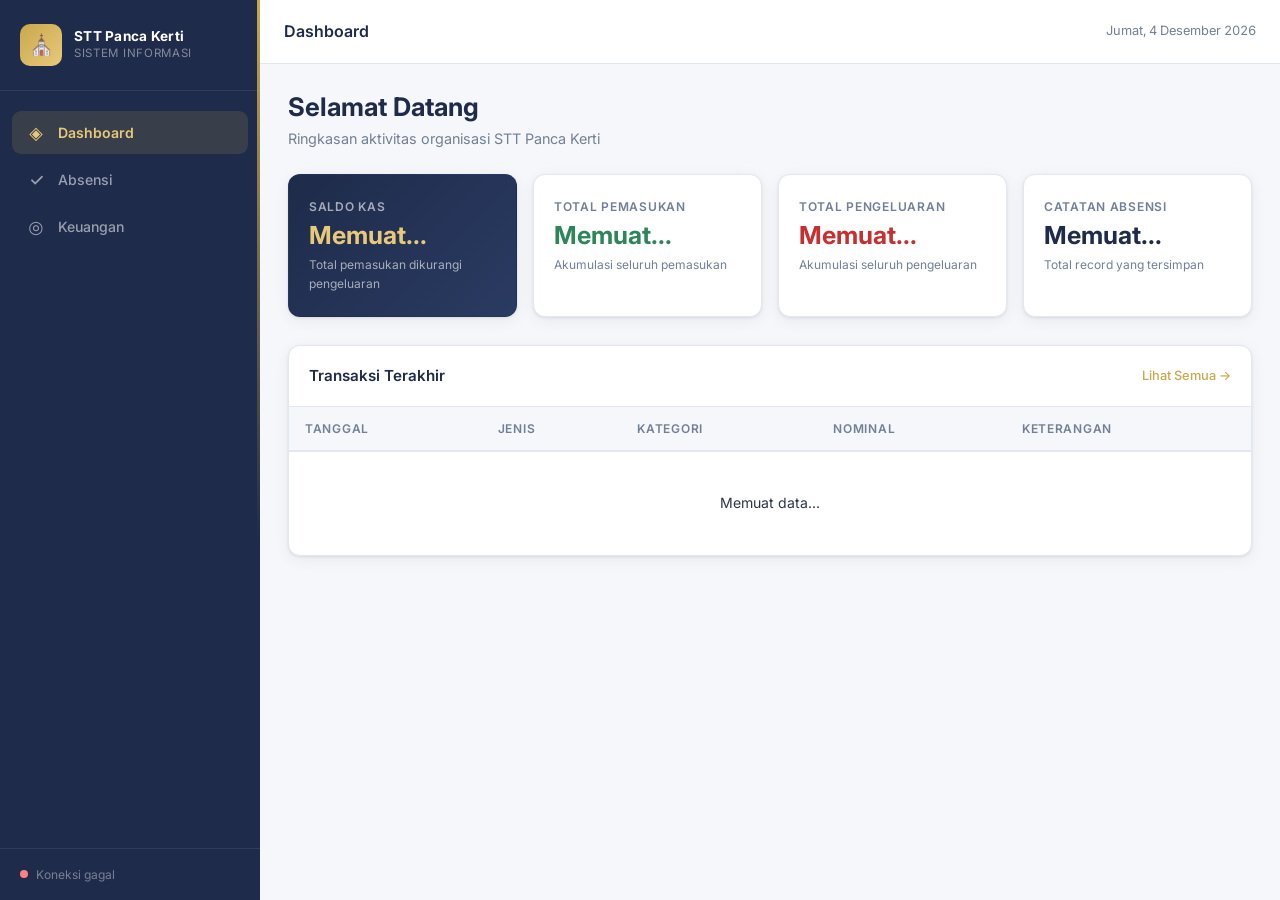
<file: frontend/index.html>
<!DOCTYPE html>
<html lang="id">
<head>
  <meta charset="UTF-8" />
  <meta name="viewport" content="width=device-width, initial-scale=1.0" />
  <title>STT Panca Kerti — Sistem Informasi</title>
  <link rel="preconnect" href="https://fonts.googleapis.com" />
  <link rel="preconnect" href="https://fonts.gstatic.com" crossorigin />
  <link href="https://fonts.googleapis.com/css2?family=Inter:wght@300;400;500;600;700&display=swap" rel="stylesheet" />
  <link rel="stylesheet" href="style.css" />
</head>
<body>

  <!-- ═══ SIDEBAR NAVIGASI ═══ -->
  <aside class="sidebar" id="sidebar">
    <div class="sidebar-header">
      <div class="logo-mark">
        <span class="logo-icon">⛪</span>
      </div>
      <div class="logo-text">
        <span class="logo-title">STT Panca Kerti</span>
        <span class="logo-sub">Sistem Informasi</span>
      </div>
    </div>

    <nav class="sidebar-nav">
      <button class="nav-item active" data-page="dashboard" onclick="navigateTo('dashboard')">
        <span class="nav-icon">◈</span>
        <span class="nav-label">Dashboard</span>
      </button>
      <button class="nav-item" data-page="absensi" onclick="navigateTo('absensi')">
        <span class="nav-icon">✓</span>
        <span class="nav-label">Absensi</span>
      </button>
      <button class="nav-item" data-page="keuangan" onclick="navigateTo('keuangan')">
        <span class="nav-icon">◎</span>
        <span class="nav-label">Keuangan</span>
      </button>
    </nav>

    <div class="sidebar-footer">
      <div class="connection-status" id="connectionStatus">
        <span class="status-dot"></span>
        <span class="status-text">Menghubungkan...</span>
      </div>
    </div>
  </aside>

  <!-- ═══ OVERLAY MOBILE ═══ -->
  <div class="sidebar-overlay" id="sidebarOverlay" onclick="closeSidebar()"></div>

  <!-- ═══ MAIN CONTENT ═══ -->
  <main class="main-content">

    <!-- Top Bar -->
    <header class="topbar">
      <button class="menu-toggle" id="menuToggle" onclick="toggleSidebar()">
        <span></span><span></span><span></span>
      </button>
      <div class="topbar-title" id="topbarTitle">Dashboard</div>
      <div class="topbar-date" id="topbarDate"></div>
    </header>

    <!-- ─── PAGE: DASHBOARD ─── -->
    <section class="page active" id="page-dashboard">
      <div class="page-header">
        <h1 class="page-title">Selamat Datang</h1>
        <p class="page-subtitle">Ringkasan aktivitas organisasi STT Panca Kerti</p>
      </div>

      <!-- Stat Cards -->
      <div class="stats-grid">
        <div class="stat-card gold">
          <div class="stat-label">Saldo Kas</div>
          <div class="stat-value" id="dashSaldo">Memuat...</div>
          <div class="stat-meta">Total pemasukan dikurangi pengeluaran</div>
        </div>
        <div class="stat-card">
          <div class="stat-label">Total Pemasukan</div>
          <div class="stat-value green" id="dashPemasukan">Memuat...</div>
          <div class="stat-meta">Akumulasi seluruh pemasukan</div>
        </div>
        <div class="stat-card">
          <div class="stat-label">Total Pengeluaran</div>
          <div class="stat-value red" id="dashPengeluaran">Memuat...</div>
          <div class="stat-meta">Akumulasi seluruh pengeluaran</div>
        </div>
        <div class="stat-card">
          <div class="stat-label">Catatan Absensi</div>
          <div class="stat-value" id="dashAbsensiCount">Memuat...</div>
          <div class="stat-meta">Total record yang tersimpan</div>
        </div>
      </div>

      <!-- Recent Activity -->
      <div class="card mt-6">
        <div class="card-header">
          <h2 class="card-title">Transaksi Terakhir</h2>
          <button class="btn-link" onclick="navigateTo('keuangan')">Lihat Semua →</button>
        </div>
        <div class="table-wrap">
          <table class="data-table" id="dashRecentTable">
            <thead>
              <tr>
                <th>Tanggal</th>
                <th>Jenis</th>
                <th>Kategori</th>
                <th>Nominal</th>
                <th>Keterangan</th>
              </tr>
            </thead>
            <tbody id="dashRecentBody">
              <tr><td colspan="5" class="empty-row">Memuat data...</td></tr>
            </tbody>
          </table>
        </div>
      </div>
    </section>

    <!-- ─── PAGE: ABSENSI ─── -->
    <section class="page" id="page-absensi">
      <div class="page-header">
        <h1 class="page-title">Modul Absensi</h1>
        <p class="page-subtitle">Catat dan pantau kehadiran anggota</p>
      </div>

      <div class="two-col">
        <!-- Form Absensi -->
        <div class="card">
          <div class="card-header">
            <h2 class="card-title">Tambah Absensi</h2>
          </div>
          <div class="form-body">
            <div class="form-group">
              <label class="form-label">Tanggal <span class="required">*</span></label>
              <input type="date" class="form-input" id="absT" />
            </div>
            <div class="form-group">
              <label class="form-label">Nama Anggota <span class="required">*</span></label>
              <input type="text" class="form-input" id="absNama" placeholder="Nama lengkap anggota" />
            </div>
            <div class="form-group">
              <label class="form-label">Status Kehadiran <span class="required">*</span></label>
              <select class="form-input" id="absStatus">
                <option value="">— Pilih Status —</option>
                <option value="Hadir">✅ Hadir</option>
                <option value="Izin">📋 Izin</option>
                <option value="Sakit">🏥 Sakit</option>
                <option value="Alfa">❌ Alfa</option>
              </select>
            </div>
            <div class="form-group">
              <label class="form-label">Keterangan</label>
              <textarea class="form-input" id="absKet" rows="3" placeholder="Keterangan tambahan (opsional)"></textarea>
            </div>
            <div id="absAlert" class="alert hidden"></div>
            <button class="btn-primary w-full" id="absSubmitBtn" onclick="submitAbsensi()">
              <span class="btn-text">Simpan Absensi</span>
              <span class="btn-loading hidden">Menyimpan...</span>
            </button>
          </div>
        </div>

        <!-- Filter & Stats Absensi -->
        <div class="card">
          <div class="card-header">
            <h2 class="card-title">Filter Data</h2>
          </div>
          <div class="form-body">
            <div class="form-group">
              <label class="form-label">Cari Nama</label>
              <input type="text" class="form-input" id="absFilterNama" placeholder="Ketik nama..." />
            </div>
            <div class="form-group">
              <label class="form-label">Filter Tanggal</label>
              <input type="date" class="form-input" id="absFilterTanggal" />
            </div>
            <button class="btn-secondary w-full" onclick="loadAbsensi()">Tampilkan Data</button>
            <button class="btn-ghost w-full mt-2" onclick="resetFilterAbsensi()">Reset Filter</button>
          </div>

          <!-- Mini rekap status -->
          <div class="status-rekap" id="absRekapStatus">
            <div class="rekap-item hadir"><span id="rekHadir">0</span><span>Hadir</span></div>
            <div class="rekap-item izin"><span id="rekIzin">0</span><span>Izin</span></div>
            <div class="rekap-item sakit"><span id="rekSakit">0</span><span>Sakit</span></div>
            <div class="rekap-item alfa"><span id="rekAlfa">0</span><span>Alfa</span></div>
          </div>
        </div>
      </div>

      <!-- Tabel Absensi -->
      <div class="card mt-4">
        <div class="card-header">
          <h2 class="card-title">Riwayat Absensi</h2>
          <span class="badge" id="absBadge">— data</span>
        </div>
        <div class="table-wrap">
          <table class="data-table">
            <thead>
              <tr>
                <th>Tanggal</th>
                <th>Nama</th>
                <th>Status</th>
                <th>Keterangan</th>
                <th>Aksi</th>
              </tr>
            </thead>
            <tbody id="absTableBody">
              <tr><td colspan="5" class="empty-row">Klik "Tampilkan Data" untuk memuat data</td></tr>
            </tbody>
          </table>
        </div>
      </div>
    </section>

    <!-- ─── PAGE: KEUANGAN ─── -->
    <section class="page" id="page-keuangan">
      <div class="page-header">
        <h1 class="page-title">Modul Keuangan</h1>
        <p class="page-subtitle">Pencatatan pemasukan dan pengeluaran kas</p>
      </div>

      <!-- Ringkasan Saldo -->
      <div class="saldo-banner" id="saldoBanner">
        <div class="saldo-item">
          <span class="saldo-label">Saldo Kas</span>
          <span class="saldo-value" id="keuSaldo">Memuat...</span>
        </div>
        <div class="saldo-divider"></div>
        <div class="saldo-item">
          <span class="saldo-label">Pemasukan</span>
          <span class="saldo-value green" id="keuPemasukan">—</span>
        </div>
        <div class="saldo-divider"></div>
        <div class="saldo-item">
          <span class="saldo-label">Pengeluaran</span>
          <span class="saldo-value red" id="keuPengeluaran">—</span>
        </div>
      </div>

      <div class="two-col">
        <!-- Form Keuangan -->
        <div class="card">
          <div class="card-header">
            <h2 class="card-title">Tambah Transaksi</h2>
          </div>
          <div class="form-body">
            <div class="form-group">
              <label class="form-label">Tanggal <span class="required">*</span></label>
              <input type="date" class="form-input" id="keuT" />
            </div>
            <!-- Toggle Jenis: visual pill -->
            <div class="form-group">
              <label class="form-label">Jenis Transaksi <span class="required">*</span></label>
              <div class="jenis-toggle">
                <button class="jenis-btn active" id="btnPemasukan" onclick="setJenis('Pemasukan')">
                  ↑ Pemasukan
                </button>
                <button class="jenis-btn" id="btnPengeluaran" onclick="setJenis('Pengeluaran')">
                  ↓ Pengeluaran
                </button>
              </div>
              <input type="hidden" id="keuJenis" value="Pemasukan" />
            </div>
            <div class="form-group">
              <label class="form-label">Kategori <span class="required">*</span></label>
              <select class="form-input" id="keuKategori">
                <option value="">— Pilih Kategori —</option>
                <optgroup label="Pemasukan" id="optPemasukan">
                  <option value="Iuran Anggota">Iuran Anggota</option>
                  <option value="Donasi">Donasi</option>
                  <option value="Persembahan">Persembahan</option>
                  <option value="Penjualan">Penjualan</option>
                  <option value="Lainnya">Lainnya</option>
                </optgroup>
                <optgroup label="Pengeluaran" id="optPengeluaran">
                  <option value="Konsumsi">Konsumsi</option>
                  <option value="Perlengkapan">Perlengkapan</option>
                  <option value="Transportasi">Transportasi</option>
                  <option value="Administrasi">Administrasi</option>
                  <option value="Sosial">Sosial</option>
                  <option value="Lainnya">Lainnya</option>
                </optgroup>
              </select>
            </div>
            <div class="form-group">
              <label class="form-label">Nominal (Rp) <span class="required">*</span></label>
              <div class="input-prefix-wrap">
                <span class="input-prefix">Rp</span>
                <input type="number" class="form-input with-prefix" id="keuNominal"
                  placeholder="0" min="1" step="1000" />
              </div>
            </div>
            <div class="form-group">
              <label class="form-label">Keterangan</label>
              <textarea class="form-input" id="keuKet" rows="3"
                placeholder="Keterangan transaksi (opsional)"></textarea>
            </div>
            <div id="keuAlert" class="alert hidden"></div>
            <button class="btn-primary w-full" id="keuSubmitBtn" onclick="submitKeuangan()">
              <span class="btn-text">Simpan Transaksi</span>
              <span class="btn-loading hidden">Menyimpan...</span>
            </button>
          </div>
        </div>

        <!-- Filter Keuangan -->
        <div class="card">
          <div class="card-header">
            <h2 class="card-title">Filter Data</h2>
          </div>
          <div class="form-body">
            <div class="form-group">
              <label class="form-label">Filter Jenis</label>
              <select class="form-input" id="keuFilterJenis">
                <option value="">Semua Transaksi</option>
                <option value="Pemasukan">Pemasukan</option>
                <option value="Pengeluaran">Pengeluaran</option>
              </select>
            </div>
            <div class="form-group">
              <label class="form-label">Filter Kategori</label>
              <input type="text" class="form-input" id="keuFilterKat" placeholder="Ketik kategori..." />
            </div>
            <button class="btn-secondary w-full" onclick="loadKeuangan()">Tampilkan Data</button>
            <button class="btn-ghost w-full mt-2" onclick="resetFilterKeuangan()">Reset Filter</button>
          </div>
        </div>
      </div>

      <!-- Tabel Keuangan -->
      <div class="card mt-4">
        <div class="card-header">
          <h2 class="card-title">Riwayat Transaksi</h2>
          <span class="badge" id="keuBadge">— data</span>
        </div>
        <div class="table-wrap">
          <table class="data-table">
            <thead>
              <tr>
                <th>Tanggal</th>
                <th>Jenis</th>
                <th>Kategori</th>
                <th>Nominal</th>
                <th>Keterangan</th>
                <th>Aksi</th>
              </tr>
            </thead>
            <tbody id="keuTableBody">
              <tr><td colspan="6" class="empty-row">Klik "Tampilkan Data" untuk memuat data</td></tr>
            </tbody>
          </table>
        </div>
      </div>
    </section>

  </main>

  <!-- Modal Konfirmasi Hapus -->
  <div class="modal-backdrop hidden" id="modalBackdrop">
    <div class="modal">
      <div class="modal-icon">⚠️</div>
      <h3 class="modal-title">Hapus Data?</h3>
      <p class="modal-body" id="modalBody">Data ini akan dihapus permanen dari spreadsheet.</p>
      <div class="modal-actions">
        <button class="btn-ghost" onclick="closeModal()">Batal</button>
        <button class="btn-danger" id="modalConfirmBtn">Ya, Hapus</button>
      </div>
    </div>
  </div>

  <script src="script.js"></script>
</body>
</html>
</file>
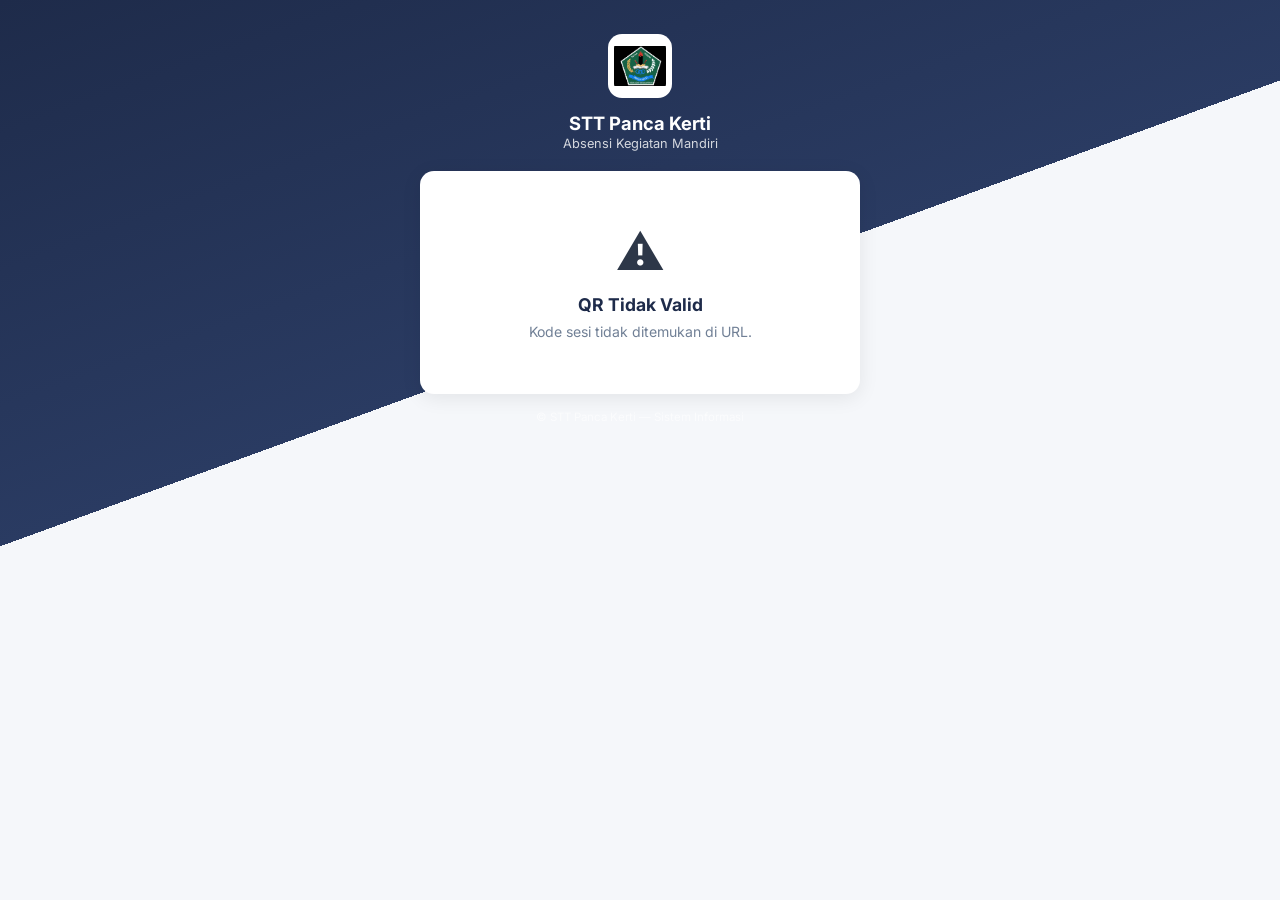
<file: absen.html>
<!DOCTYPE html>
<html lang="id">
<head>
  <meta charset="UTF-8" />
  <meta name="viewport" content="width=device-width, initial-scale=1.0" />
  <title>Absensi — STT Panca Kerti</title>
  <link rel="preconnect" href="https://fonts.googleapis.com" />
  <link rel="preconnect" href="https://fonts.gstatic.com" crossorigin />
  <link href="https://fonts.googleapis.com/css2?family=Inter:wght@300;400;500;600;700&display=swap" rel="stylesheet" />
  <link rel="icon" type="image/png" href="logo.png" />
  <style>
    :root {
      --navy: #1E2B4A;
      --gold: #C9A84C;
      --bg: #F5F7FA;
      --surface: #FFFFFF;
      --text: #2D3748;
      --muted: #718096;
      --border: #E2E8F0;
      --green: #2F855A;
      --green-bg: #F0FFF4;
      --red: #C53030;
      --red-bg: #FFF5F5;
      --radius: 14px;
      --shadow: 0 4px 20px rgba(0,0,0,.08);
    }
    * { box-sizing: border-box; margin: 0; padding: 0; }
    html { font-size: 16px; }
    body {
      font-family: 'Inter', sans-serif;
      background: linear-gradient(160deg, var(--navy) 0%, #2A3B62 40%, var(--bg) 40%);
      min-height: 100vh;
      display: flex;
      align-items: flex-start;
      justify-content: center;
      padding: 24px 16px;
      color: var(--text);
    }
    .wrap { width: 100%; max-width: 440px; }

    .header {
      text-align: center;
      color: #fff;
      margin-bottom: 20px;
      padding-top: 10px;
    }
    .header img {
      width: 64px; height: 64px;
      object-fit: contain;
      background: #fff;
      border-radius: 14px;
      padding: 6px;
      margin-bottom: 10px;
    }
    .header h1 { font-size: 1.15rem; font-weight: 700; }
    .header p { font-size: .8rem; opacity: .8; margin-top: 2px; }

    .card {
      background: var(--surface);
      border-radius: var(--radius);
      box-shadow: var(--shadow);
      padding: 22px;
      margin-bottom: 16px;
    }

    .sesi-info {
      background: var(--bg);
      border: 1.5px solid var(--border);
      border-radius: 10px;
      padding: 14px 16px;
      margin-bottom: 18px;
    }
    .sesi-info .label { font-size: .72rem; color: var(--muted); text-transform: uppercase; letter-spacing: .03em; }
    .sesi-info .value { font-size: 1rem; font-weight: 700; color: var(--navy); margin-top: 2px; }
    .sesi-row { display: flex; justify-content: space-between; gap: 10px; margin-top: 10px; }
    .sesi-row > div { flex: 1; }

    .form-group { margin-bottom: 16px; }
    .form-label {
      display: block; font-size: .82rem; font-weight: 600;
      color: var(--text); margin-bottom: 6px;
    }
    .form-input {
      width: 100%; padding: 12px 14px;
      border: 1.5px solid var(--border); border-radius: 9px;
      font-family: inherit; font-size: .92rem; color: var(--text);
      background: var(--bg);
    }
    .form-input:focus { outline: none; border-color: var(--gold); background: #fff; }

    .status-options { display: grid; grid-template-columns: repeat(2,1fr); gap: 8px; }
    .status-option {
      border: 1.5px solid var(--border); border-radius: 9px;
      padding: 12px 8px; text-align: center; cursor: pointer;
      font-size: .85rem; font-weight: 600; color: var(--muted);
      transition: all .15s ease; background: var(--bg);
    }
    .status-option.selected {
      border-color: var(--navy); background: var(--navy); color: #fff;
    }

    .btn-primary {
      width: 100%; padding: 15px;
      background: var(--navy); color: #fff;
      border: none; border-radius: 10px;
      font-family: inherit; font-size: .95rem; font-weight: 700;
      cursor: pointer; transition: opacity .15s ease;
    }
    .btn-primary:active { opacity: .85; }
    .btn-primary:disabled { opacity: .5; cursor: not-allowed; }

    .alert {
      padding: 12px 14px; border-radius: 9px;
      font-size: .85rem; margin-bottom: 14px;
    }
    .alert.error   { background: var(--red-bg); color: var(--red); border: 1px solid #FEB2B2; }
    .alert.success { background: var(--green-bg); color: var(--green); border: 1px solid #9AE6B4; }
    .hidden { display: none !important; }

    .state-box { text-align: center; padding: 30px 10px; }
    .state-icon { font-size: 3rem; margin-bottom: 12px; }
    .state-title { font-size: 1.1rem; font-weight: 700; color: var(--navy); margin-bottom: 6px; }
    .state-desc { font-size: .88rem; color: var(--muted); line-height: 1.5; }

    .footer-note { text-align:center; font-size:.72rem; color:rgba(255,255,255,.6); margin-top: 10px; }

    datalist { display: none; }
  </style>
</head>
<body>

  <div class="wrap">
    <div class="header">
      <img src="logo.png" alt="Logo" />
      <h1>STT Panca Kerti</h1>
      <p>Absensi Kegiatan Mandiri</p>
    </div>

    <!-- Loading State -->
    <div class="card" id="loadingState">
      <div class="state-box">
        <div class="state-icon">⏳</div>
        <div class="state-title">Memuat sesi...</div>
        <div class="state-desc">Mohon tunggu sebentar.</div>
      </div>
    </div>

    <!-- Error State (sesi tidak valid / ditutup) -->
    <div class="card hidden" id="errorState">
      <div class="state-box">
        <div class="state-icon">⚠️</div>
        <div class="state-title">QR Tidak Valid</div>
        <div class="state-desc" id="errorMsg">Sesi absensi ini tidak ditemukan atau sudah ditutup.</div>
      </div>
    </div>

    <!-- Form Absen -->
    <div class="card hidden" id="formState">
      <div class="sesi-info">
        <div class="label">Kegiatan</div>
        <div class="value" id="infoKategori">—</div>
        <div class="sesi-row">
          <div>
            <div class="label">Tempat</div>
            <div class="value" style="font-size:.85rem;" id="infoTempat">—</div>
          </div>
          <div>
            <div class="label">Tanggal</div>
            <div class="value" style="font-size:.85rem;" id="infoTanggal">—</div>
          </div>
        </div>
      </div>

      <div id="formAlert" class="alert hidden"></div>

      <div class="form-group">
        <label class="form-label">Nama Lengkap <span style="color:var(--red)">*</span></label>
        <input type="text" class="form-input" id="inputNama" list="listNama" placeholder="Ketik atau pilih nama Anda" autocomplete="off" />
        <datalist id="listNama"></datalist>
      </div>

      <div class="form-group">
        <label class="form-label">Status Kehadiran <span style="color:var(--red)">*</span></label>
        <div class="status-options" id="statusOptions">
          <div class="status-option" data-val="Hadir">✅ Hadir</div>
          <div class="status-option" data-val="Izin">📋 Izin</div>
          <div class="status-option" data-val="Sakit">🏥 Sakit</div>
          <div class="status-option" data-val="Alfa">❌ Alfa</div>
        </div>
      </div>

      <div class="form-group">
        <label class="form-label">Keterangan (opsional)</label>
        <input type="text" class="form-input" id="inputKet" placeholder="Catatan tambahan..." />
      </div>

      <button class="btn-primary" id="submitBtn" onclick="submitAbsen()">Submit Absensi</button>
    </div>

    <!-- Success State -->
    <div class="card hidden" id="successState">
      <div class="state-box">
        <div class="state-icon">✅</div>
        <div class="state-title">Absensi Tersimpan!</div>
        <div class="state-desc" id="successMsg">Terima kasih telah mengisi absensi.</div>
      </div>
    </div>

    <div class="footer-note">© STT Panca Kerti — Sistem Informasi</div>
  </div>

  <script>
    const API_URL = "https://script.google.com/macros/s/AKfycbwBRo4fxw7qtrN4itNXFqsK_ZRrWxqhot6__qdFa68pg-emJ6gB_Fj9cBw6KXIyK3bm/exec";

    let sesiData = null;
    let statusTerpilih = "";

    function getKodeFromURL() {
      const params = new URLSearchParams(window.location.search);
      return params.get("kode");
    }

    async function fetchAPI(action, params = {}) {
      const url = new URL(API_URL);
      url.searchParams.set("action", action);
      url.searchParams.set("payload", JSON.stringify(params));
      Object.keys(params).forEach(k => {
        if (typeof params[k] === "string") url.searchParams.set(k, params[k]);
      });
      const res = await fetch(url);
      const json = await res.json();
      if (json.status !== "success") throw new Error(json.message || "Gagal memuat data.");
      return json;
    }

    async function writeAPI(action, data) {
      const url = new URL(API_URL);
      url.searchParams.set("action", action);
      url.searchParams.set("payload", JSON.stringify(data));
      const res = await fetch(url);
      const json = await res.json();
      if (json.status !== "success") throw new Error(json.message || "Gagal menyimpan data.");
      return json;
    }

    function showState(id) {
      ["loadingState","errorState","formState","successState"].forEach(s => {
        document.getElementById(s).classList.toggle("hidden", s !== id);
      });
    }

    async function init() {
      const kode = getKodeFromURL();
      if (!kode) {
        document.getElementById("errorMsg").textContent = "Kode sesi tidak ditemukan di URL.";
        showState("errorState");
        return;
      }

      try {
        const result = await fetchAPI("getSesiQR", { kode });
        sesiData = result.data;

        if (sesiData.statusSesi !== "Aktif") {
          document.getElementById("errorMsg").textContent = "Sesi absensi ini sudah ditutup oleh admin.";
          showState("errorState");
          return;
        }

        document.getElementById("infoKategori").textContent = sesiData.kategori;
        document.getElementById("infoTempat").textContent    = sesiData.tempat;
        document.getElementById("infoTanggal").textContent   = formatTanggalIndo(sesiData.tanggal);

        await loadDaftarNama();
        showState("formState");
      } catch (err) {
        document.getElementById("errorMsg").textContent = err.message;
        showState("errorState");
      }
    }

    async function loadDaftarNama() {
      try {
        const result = await fetchAPI("getAnggota");
        const datalist = document.getElementById("listNama");
        (result.data || []).forEach(a => {
          const opt = document.createElement("option");
          opt.value = a.nama;
          datalist.appendChild(opt);
        });
      } catch (e) { /* gagal load nama, biarkan input manual */ }
    }

    function formatTanggalIndo(str) {
      if (!str) return "—";
      const d = new Date(str);
      const hari = ["Minggu","Senin","Selasa","Rabu","Kamis","Jumat","Sabtu"];
      const bulan = ["Jan","Feb","Mar","Apr","Mei","Jun","Jul","Agu","Sep","Okt","Nov","Des"];
      return hari[d.getDay()] + ", " + d.getDate() + " " + bulan[d.getMonth()] + " " + d.getFullYear();
    }

    document.querySelectorAll(".status-option").forEach(el => {
      el.addEventListener("click", () => {
        document.querySelectorAll(".status-option").forEach(o => o.classList.remove("selected"));
        el.classList.add("selected");
        statusTerpilih = el.dataset.val;
      });
    });

    function showAlert(type, msg) {
      const box = document.getElementById("formAlert");
      box.textContent = msg;
      box.className = "alert " + type;
      box.classList.remove("hidden");
    }

    async function submitAbsen() {
      const nama = document.getElementById("inputNama").value.trim();
      const ket  = document.getElementById("inputKet").value.trim();

      if (!nama) { showAlert("error", "Nama wajib diisi."); return; }
      if (!statusTerpilih) { showAlert("error", "Pilih status kehadiran Anda."); return; }

      const btn = document.getElementById("submitBtn");
      btn.disabled = true;
      btn.textContent = "Menyimpan...";

      try {
        const kode = getKodeFromURL();
        const result = await writeAPI("absenViaQR", {
          kode, nama, status: statusTerpilih, keterangan: ket
        });
        document.getElementById("successMsg").textContent =
          "Terima kasih, " + nama + "! Absensi Anda untuk kegiatan " + sesiData.kategori + " telah tersimpan.";
        showState("successState");
      } catch (err) {
        showAlert("error", err.message);
        btn.disabled = false;
        btn.textContent = "Submit Absensi";
      }
    }

    init();
  </script>
</body>
</html>
</file>
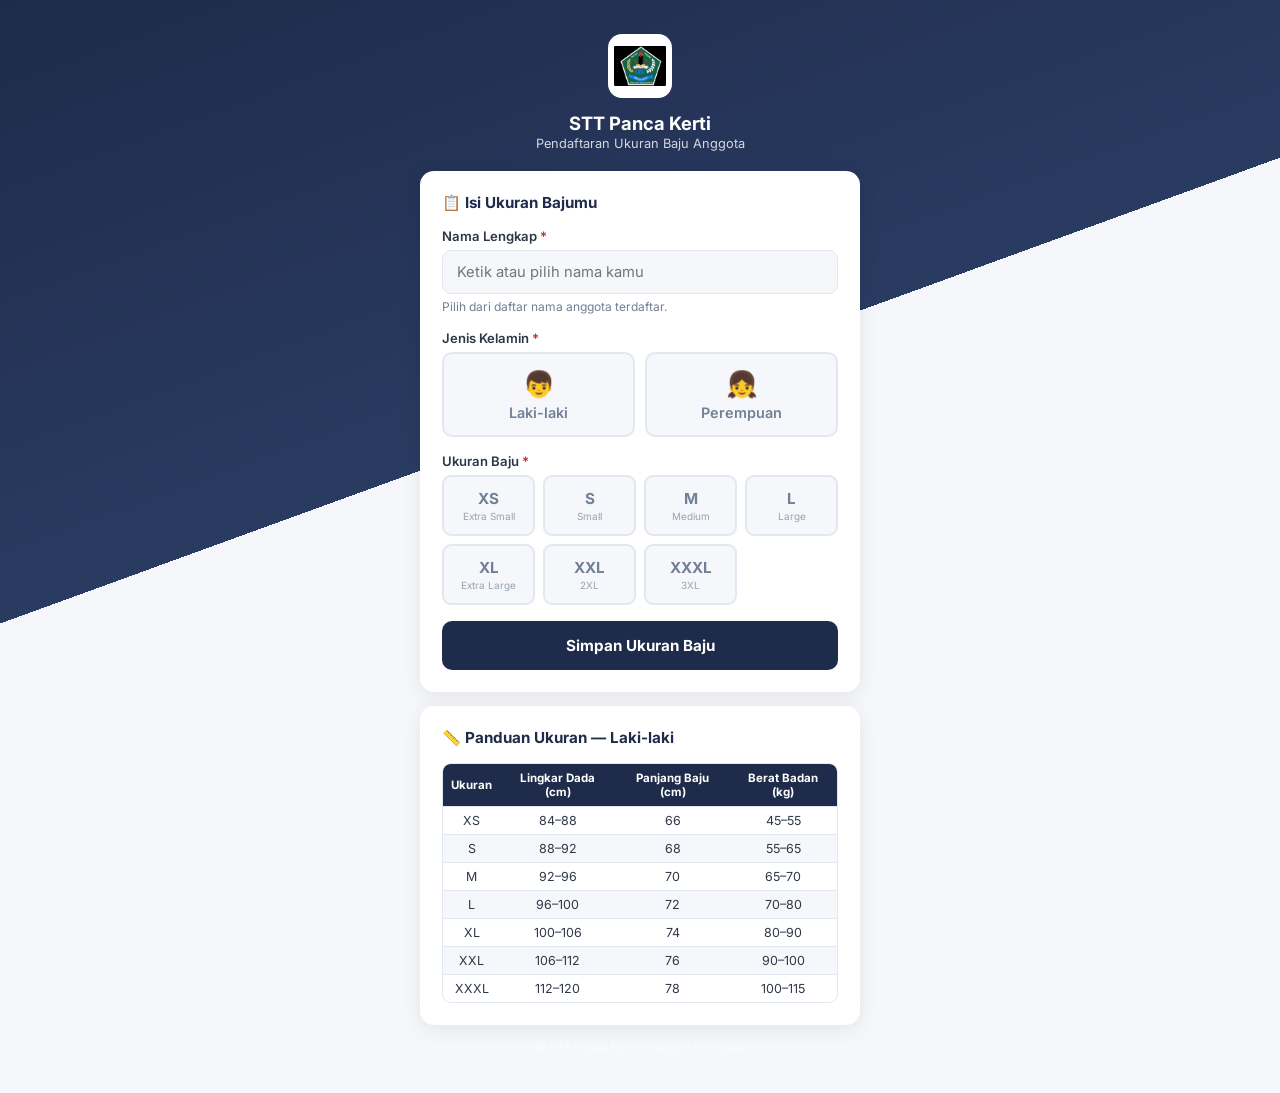
<file: ukuran.html>
<!DOCTYPE html>
<html lang="id">
<head>
  <meta charset="UTF-8" />
  <meta name="viewport" content="width=device-width, initial-scale=1.0" />
  <title>Ukuran Baju — STT Panca Kerti</title>
  <link rel="preconnect" href="https://fonts.googleapis.com" />
  <link rel="preconnect" href="https://fonts.gstatic.com" crossorigin />
  <link href="https://fonts.googleapis.com/css2?family=Inter:wght@300;400;500;600;700&display=swap" rel="stylesheet" />
  <link rel="icon" type="image/png" href="logo.png" />
  <style>
    :root {
      --navy: #1E2B4A;
      --gold: #C9A84C;
      --bg: #F5F7FA;
      --surface: #FFFFFF;
      --text: #2D3748;
      --muted: #718096;
      --border: #E2E8F0;
      --green: #2F855A;
      --green-bg: #F0FFF4;
      --red: #C53030;
      --red-bg: #FFF5F5;
      --radius: 14px;
      --shadow: 0 4px 20px rgba(0,0,0,.08);
    }
    * { box-sizing: border-box; margin: 0; padding: 0; }
    body {
      font-family: 'Inter', sans-serif;
      background: linear-gradient(160deg, var(--navy) 0%, #2A3B62 40%, var(--bg) 40%);
      min-height: 100vh;
      display: flex;
      align-items: flex-start;
      justify-content: center;
      padding: 24px 16px 40px;
      color: var(--text);
    }
    .wrap { width: 100%; max-width: 440px; }

    /* Header */
    .header {
      text-align: center;
      color: #fff;
      margin-bottom: 20px;
      padding-top: 10px;
    }
    .header img {
      width: 64px; height: 64px;
      object-fit: contain;
      background: #fff;
      border-radius: 14px;
      padding: 6px;
      margin-bottom: 10px;
    }
    .header h1 { font-size: 1.15rem; font-weight: 700; }
    .header p  { font-size: .8rem; opacity: .8; margin-top: 2px; }

    /* Card */
    .card {
      background: var(--surface);
      border-radius: var(--radius);
      box-shadow: var(--shadow);
      padding: 22px;
      margin-bottom: 14px;
    }
    .card-title {
      font-size: .95rem;
      font-weight: 700;
      color: var(--navy);
      margin-bottom: 16px;
    }

    /* Form */
    .form-group { margin-bottom: 16px; }
    .form-label {
      display: block;
      font-size: .82rem; font-weight: 600;
      color: var(--text); margin-bottom: 6px;
    }
    .form-label span { color: var(--red); }
    .form-input {
      width: 100%; padding: 12px 14px;
      border: 1.5px solid var(--border); border-radius: 9px;
      font-family: inherit; font-size: .92rem; color: var(--text);
      background: var(--bg);
    }
    .form-input:focus { outline: none; border-color: var(--gold); background: #fff; }
    .form-hint { font-size: .75rem; color: var(--muted); margin-top: 5px; }

    /* Pilihan ukuran */
    .ukuran-grid {
      display: grid;
      grid-template-columns: repeat(4, 1fr);
      gap: 8px;
    }
    .ukuran-option {
      border: 2px solid var(--border);
      border-radius: 9px;
      padding: 12px 4px;
      text-align: center;
      cursor: pointer;
      font-size: .95rem;
      font-weight: 700;
      color: var(--muted);
      background: var(--bg);
      transition: all .15s ease;
      user-select: none;
    }
    .ukuran-option:hover { border-color: var(--navy); color: var(--navy); }
    .ukuran-option.selected {
      border-color: var(--navy);
      background: var(--navy);
      color: #fff;
    }
    .ukuran-option .sub {
      font-size: .62rem;
      font-weight: 400;
      opacity: .7;
      display: block;
      margin-top: 2px;
    }

    /* Tabel ukuran */
    .size-guide {
      border: 1px solid var(--border);
      border-radius: 9px;
      overflow: hidden;
      font-size: .78rem;
    }
    .size-guide table { width: 100%; border-collapse: collapse; }
    .size-guide th {
      background: var(--navy);
      color: #fff;
      padding: 7px 8px;
      text-align: center;
      font-size: .72rem;
    }
    .size-guide td {
      padding: 6px 8px;
      text-align: center;
      border-top: 1px solid var(--border);
      color: var(--text);
    }
    .size-guide tr:nth-child(even) td { background: var(--bg); }

    /* Tombol */
    .btn-primary {
      width: 100%; padding: 15px;
      background: var(--navy); color: #fff;
      border: none; border-radius: 10px;
      font-family: inherit; font-size: .95rem; font-weight: 700;
      cursor: pointer; transition: opacity .15s;
    }
    .btn-primary:disabled { opacity: .5; cursor: not-allowed; }

    /* Alert */
    .alert {
      padding: 12px 14px; border-radius: 9px;
      font-size: .85rem; margin-bottom: 14px;
    }
    .alert.error   { background: var(--red-bg);   color: var(--red);   border: 1px solid #FEB2B2; }
    .alert.success { background: var(--green-bg);  color: var(--green); border: 1px solid #9AE6B4; }
    .hidden { display: none !important; }

    /* State box */
    .state-box { text-align: center; padding: 28px 10px; }
    .state-icon  { font-size: 3rem; margin-bottom: 12px; }
    .state-title { font-size: 1.05rem; font-weight: 700; color: var(--navy); margin-bottom: 6px; }
    .state-desc  { font-size: .86rem; color: var(--muted); line-height: 1.5; }

    /* Sudah isi badge */
    .sudah-isi-badge {
      display: inline-flex;
      align-items: center;
      gap: 8px;
      background: #EBF8FF;
      border: 1.5px solid #90CDF4;
      border-radius: 10px;
      padding: 10px 14px;
      font-size: .85rem;
      color: #2B6CB0;
      margin-bottom: 16px;
      width: 100%;
    }
    .sudah-isi-badge strong { font-size: 1rem; }

    .footer-note { text-align: center; font-size:.72rem; color:rgba(255,255,255,.6); margin-top: 10px; }

    datalist { display: none; }

    /* Gender */
    .gender-grid {
      display: grid;
      grid-template-columns: 1fr 1fr;
      gap: 10px;
      margin-bottom: 0;
    }
    .gender-option {
      border: 2px solid var(--border);
      border-radius: 10px;
      padding: 14px 8px;
      text-align: center;
      cursor: pointer;
      font-size: .9rem;
      font-weight: 600;
      color: var(--muted);
      background: var(--bg);
      transition: all .15s ease;
    }
    .gender-option .gender-icon { font-size: 1.6rem; display: block; margin-bottom: 5px; }
    .gender-option:hover { border-color: var(--navy); color: var(--navy); }
    .gender-option.selected { border-color: var(--navy); background: var(--navy); color: #fff; }

    /* Tab panduan ukuran */
    .panduan-tabs { display: flex; gap: 8px; margin-bottom: 12px; }
    .panduan-tab {
      flex: 1; padding: 8px;
      border: 1.5px solid var(--border);
      border-radius: 8px;
      font-size: .82rem; font-weight: 600;
      text-align: center; cursor: pointer;
      color: var(--muted); background: var(--bg);
      transition: all .15s;
    }
    .panduan-tab.active { background: var(--navy); color: #fff; border-color: var(--navy); }
  </style>
</head>
<body>
  <div class="wrap">

    <div class="header">
      <img src="logo.png" alt="Logo" onerror="this.style.display='none'" />
      <h1>STT Panca Kerti</h1>
      <p>Pendaftaran Ukuran Baju Anggota</p>
    </div>

    <!-- Loading -->
    <div class="card" id="loadingState">
      <div class="state-box">
        <div class="state-icon">⏳</div>
        <div class="state-title">Memuat data...</div>
        <div class="state-desc">Mohon tunggu sebentar.</div>
      </div>
    </div>

    <!-- Form Pengisian -->
    <div class="card hidden" id="formState">
      <p class="card-title">📋 Isi Ukuran Bajumu</p>

      <div id="sudahIsiInfo" class="sudah-isi-badge hidden">
        <span>👕</span>
        <span>Tersimpan: <strong id="sudahIsiGender">—</strong> · <strong id="sudahIsiUkuran">—</strong></span>
        <span style="margin-left:auto;font-size:.75rem;color:var(--muted)" id="sudahIsiTgl"></span>
      </div>

      <div id="formAlert" class="alert hidden"></div>

      <div class="form-group">
        <label class="form-label">Nama Lengkap <span>*</span></label>
        <input type="text" class="form-input" id="inputNama"
          list="listNama" placeholder="Ketik atau pilih nama kamu"
          autocomplete="off" oninput="onNamaInput()" />
        <datalist id="listNama"></datalist>
        <p class="form-hint">Pilih dari daftar nama anggota terdaftar.</p>
      </div>

      <div class="form-group">
        <label class="form-label">Jenis Kelamin <span>*</span></label>
        <div class="gender-grid">
          <div class="gender-option" data-val="Laki-laki" onclick="pilihGender(this)">
            <span class="gender-icon">👦</span>Laki-laki
          </div>
          <div class="gender-option" data-val="Perempuan" onclick="pilihGender(this)">
            <span class="gender-icon">👧</span>Perempuan
          </div>
        </div>
      </div>

      <div class="form-group">
        <label class="form-label">Ukuran Baju <span>*</span></label>
        <div class="ukuran-grid" id="ukuranOptions">
          <div class="ukuran-option" data-val="XS" onclick="pilihUkuran(this)">
            XS<span class="sub">Extra Small</span>
          </div>
          <div class="ukuran-option" data-val="S" onclick="pilihUkuran(this)">
            S<span class="sub">Small</span>
          </div>
          <div class="ukuran-option" data-val="M" onclick="pilihUkuran(this)">
            M<span class="sub">Medium</span>
          </div>
          <div class="ukuran-option" data-val="L" onclick="pilihUkuran(this)">
            L<span class="sub">Large</span>
          </div>
          <div class="ukuran-option" data-val="XL" onclick="pilihUkuran(this)">
            XL<span class="sub">Extra Large</span>
          </div>
          <div class="ukuran-option" data-val="XXL" onclick="pilihUkuran(this)">
            XXL<span class="sub">2XL</span>
          </div>
          <div class="ukuran-option" data-val="XXXL" onclick="pilihUkuran(this)">
            XXXL<span class="sub">3XL</span>
          </div>
        </div>
      </div>

      <button class="btn-primary" id="submitBtn" onclick="submitUkuran()">
        Simpan Ukuran Baju
      </button>
    </div>

    <!-- Panduan Ukuran -->
    <div class="card hidden" id="panduanState">
      <p class="card-title" id="panduanJudul">📏 Panduan Ukuran</p>
      <div class="size-guide">
        <table>
          <thead>
            <tr><th>Ukuran</th><th>Lingkar Dada (cm)</th><th>Panjang Baju (cm)</th><th>Berat Badan (kg)</th></tr>
          </thead>
          <tbody id="panduanTbody"></tbody>
        </table>
      </div>
    </div>

    <!-- Sukses -->
    <div class="card hidden" id="successState">
      <div class="state-box">
        <div class="state-icon">✅</div>
        <div class="state-title">Tersimpan!</div>
        <div class="state-desc" id="successMsg">Ukuran baju kamu berhasil disimpan.</div>
        <button class="btn-primary" style="margin-top:20px;max-width:200px;" onclick="isiLagi()">
          Isi Ulang / Ganti Ukuran
        </button>
      </div>
    </div>

    <div class="footer-note">© STT Panca Kerti — Sistem Informasi</div>
  </div>

  <script>
    const API_URL = "https://script.google.com/macros/s/AKfycbwBRo4fxw7qtrN4itNXFqsK_ZRrWxqhot6__qdFa68pg-emJ6gB_Fj9cBw6KXIyK3bm/exec";

    let ukuranTerpilih = "";
    let genderTerpilih = "";
    let namaTerpilihSebelumnya = "";

    // Data panduan ukuran per gender
    const PANDUAN = {
      "Laki-laki": [
        { u:"XS",   dada:"84–88",   panjang:"66", bb:"45–55" },
        { u:"S",    dada:"88–92",   panjang:"68", bb:"55–65" },
        { u:"M",    dada:"92–96",   panjang:"70", bb:"65–70" },
        { u:"L",    dada:"96–100",  panjang:"72", bb:"70–80" },
        { u:"XL",   dada:"100–106", panjang:"74", bb:"80–90" },
        { u:"XXL",  dada:"106–112", panjang:"76", bb:"90–100" },
        { u:"XXXL", dada:"112–120", panjang:"78", bb:"100–115" },
      ],
      "Perempuan": [
        { u:"XS",   dada:"76–80",  panjang:"58", bb:"40–48" },
        { u:"S",    dada:"80–84",  panjang:"60", bb:"48–54" },
        { u:"M",    dada:"84–88",  panjang:"62", bb:"54–60" },
        { u:"L",    dada:"88–92",  panjang:"64", bb:"60–68" },
        { u:"XL",   dada:"92–98",  panjang:"66", bb:"68–76" },
        { u:"XXL",  dada:"98–104", panjang:"68", bb:"76–85" },
        { u:"XXXL", dada:"104–112","panjang":"70", bb:"85–95" },
      ]
    };

    async function fetchAPI(action, params = {}) {
      const url = new URL(API_URL);
      url.searchParams.set("action", action);
      url.searchParams.set("payload", JSON.stringify(params));
      Object.keys(params).forEach(k => {
        if (typeof params[k] === "string") url.searchParams.set(k, params[k]);
      });
      const res  = await fetch(url);
      const json = await res.json();
      if (json.status !== "success") throw new Error(json.message || "Gagal.");
      return json;
    }

    async function writeAPI(action, data) {
      const url = new URL(API_URL);
      url.searchParams.set("action", action);
      url.searchParams.set("payload", JSON.stringify(data));
      const res  = await fetch(url);
      const json = await res.json();
      if (json.status !== "success") throw new Error(json.message || "Gagal menyimpan.");
      return json;
    }

    function showState(...ids) {
      ["loadingState","formState","panduanState","successState"].forEach(id =>
        document.getElementById(id).classList.toggle("hidden", !ids.includes(id)));
    }

    function showAlert(type, msg) {
      const el = document.getElementById("formAlert");
      el.textContent  = msg;
      el.className    = "alert " + type;
      el.classList.remove("hidden");
    }
    function hideAlert() {
      document.getElementById("formAlert").classList.add("hidden");
    }

    function pilihGender(el) {
      document.querySelectorAll(".gender-option").forEach(o => o.classList.remove("selected"));
      el.classList.add("selected");
      genderTerpilih = el.dataset.val;
      hideAlert();
      renderPanduan(genderTerpilih);
    }

    function pilihUkuran(el) {
      document.querySelectorAll(".ukuran-option").forEach(o => o.classList.remove("selected"));
      el.classList.add("selected");
      ukuranTerpilih = el.dataset.val;
      hideAlert();
    }

    // Render panduan ukuran sesuai gender yang dipilih
    function renderPanduan(gender) {
      const tbody = document.getElementById("panduanTbody");
      const judul = document.getElementById("panduanJudul");
      const data  = PANDUAN[gender] || PANDUAN["Laki-laki"];
      judul.textContent = "📏 Panduan Ukuran — " + (gender || "Pilih Gender Dulu");
      tbody.innerHTML = data.map(r =>
        `<tr><td>${r.u}</td><td>${r.dada}</td><td>${r.panjang}</td><td>${r.bb}</td></tr>`
      ).join("");
    }

    // Kalau nama dipilih, cek apakah sudah pernah isi ukuran sebelumnya
    async function onNamaInput() {
      const nama = document.getElementById("inputNama").value.trim();
      if (!nama || nama === namaTerpilihSebelumnya) return;
      namaTerpilihSebelumnya = nama;

      try {
        const res = await fetchAPI("getUkuranByNama", { nama });
        const info = document.getElementById("sudahIsiInfo");
        if (res.data) {
          document.getElementById("sudahIsiGender").textContent = res.data.gender || "—";
          document.getElementById("sudahIsiUkuran").textContent = res.data.ukuran || "—";
          document.getElementById("sudahIsiTgl").textContent    = "Diisi: " + (res.data.timestamp || "");
          info.classList.remove("hidden");

          // Auto-pilih gender tersimpan
          if (res.data.gender) {
            const gEl = document.querySelector(`.gender-option[data-val="${res.data.gender}"]`);
            if (gEl) pilihGender(gEl);
          }
          // Auto-pilih ukuran tersimpan
          if (res.data.ukuran) {
            const uEl = document.querySelector(`.ukuran-option[data-val="${res.data.ukuran}"]`);
            if (uEl) pilihUkuran(uEl);
          }
        } else {
          info.classList.add("hidden");
        }
      } catch (_) {
        document.getElementById("sudahIsiInfo").classList.add("hidden");
      }
    }

    async function submitUkuran() {
      const nama = document.getElementById("inputNama").value.trim();
      if (!nama)           { showAlert("error", "Nama wajib diisi."); return; }
      if (!genderTerpilih) { showAlert("error", "Pilih jenis kelamin kamu."); return; }
      if (!ukuranTerpilih) { showAlert("error", "Pilih ukuran baju kamu."); return; }

      const btn = document.getElementById("submitBtn");
      btn.disabled    = true;
      btn.textContent = "Menyimpan...";

      try {
        const result = await writeAPI("simpanUkuranBaju", {
          nama, ukuran: ukuranTerpilih, gender: genderTerpilih
        });
        document.getElementById("successMsg").textContent =
          result.updated
            ? `Data diperbarui: ${genderTerpilih}, ukuran ${ukuranTerpilih}. Terima kasih, ${nama}!`
            : `Ukuran ${ukuranTerpilih} (${genderTerpilih}) untuk ${nama} berhasil disimpan. Terima kasih!`;
        document.getElementById("formState").classList.add("hidden");
        document.getElementById("successState").classList.remove("hidden");
      } catch (err) {
        showAlert("error", err.message);
        btn.disabled    = false;
        btn.textContent = "Simpan Ukuran Baju";
      }
    }

    function isiLagi() {
      document.getElementById("inputNama").value = "";
      document.querySelectorAll(".ukuran-option").forEach(o => o.classList.remove("selected"));
      document.querySelectorAll(".gender-option").forEach(o => o.classList.remove("selected"));
      document.getElementById("sudahIsiInfo").classList.add("hidden");
      ukuranTerpilih         = "";
      genderTerpilih         = "";
      namaTerpilihSebelumnya = "";
      const btn = document.getElementById("submitBtn");
      btn.disabled    = false;
      btn.textContent = "Simpan Ukuran Baju";
      showState("formState", "panduanState");
    }

    async function init() {
      renderPanduan("Laki-laki"); // default tampilkan panduan laki-laki dulu
      try {
        const result = await fetchAPI("getAnggota");
        const datalist = document.getElementById("listNama");
        (result.data || []).forEach(a => {
          const opt = document.createElement("option");
          opt.value = a.nama;
          datalist.appendChild(opt);
        });
        showState("formState", "panduanState");
      } catch (err) {
        showState("formState", "panduanState");
      }
    }

    init();
  </script>
</body>
</html>
</file>
<file: frontend/style.css>
/* ============================================================
   STT PANCA KERTI — Stylesheet
   Palette:
     Navy      #1E2B4A  (sidebar, header)
     Gold      #C9A84C  (accent, highlights)
     BG        #F5F7FA  (page background)
     Surface   #FFFFFF  (cards)
     Text      #2D3748  (body text)
     Muted     #718096  (secondary text)
     Green     #2F855A  (pemasukan)
     Red       #C53030  (pengeluaran)
   ============================================================ */

/* ─── RESET & BASE ─────────────────────────────────────────── */
*, *::before, *::after { box-sizing: border-box; margin: 0; padding: 0; }

:root {
  --navy:     #1E2B4A;
  --navy-light: #2A3B62;
  --gold:     #C9A84C;
  --gold-light: #E8C97A;
  --bg:       #F5F7FA;
  --surface:  #FFFFFF;
  --text:     #2D3748;
  --muted:    #718096;
  --border:   #E2E8F0;
  --green:    #2F855A;
  --green-bg: #F0FFF4;
  --red:      #C53030;
  --red-bg:   #FFF5F5;
  --shadow:   0 1px 3px rgba(0,0,0,.08), 0 4px 16px rgba(0,0,0,.06);
  --shadow-lg: 0 8px 32px rgba(0,0,0,.12);
  --radius:   12px;
  --sidebar-w: 260px;
  --topbar-h:  64px;
  --transition: .2s ease;
}

html { font-size: 16px; }

body {
  font-family: 'Inter', system-ui, -apple-system, sans-serif;
  background: var(--bg);
  color: var(--text);
  line-height: 1.6;
  -webkit-font-smoothing: antialiased;
}

/* ─── LAYOUT ────────────────────────────────────────────────── */
.main-content {
  margin-left: var(--sidebar-w);
  min-height: 100vh;
  transition: margin var(--transition);
}

/* ─── SIDEBAR ───────────────────────────────────────────────── */
.sidebar {
  position: fixed;
  top: 0; left: 0;
  width: var(--sidebar-w);
  height: 100vh;
  background: var(--navy);
  display: flex;
  flex-direction: column;
  z-index: 100;
  transition: transform var(--transition);
}

/* Gold accent line kiri sidebar — signature element */
.sidebar::before {
  content: '';
  position: absolute;
  top: 0; right: 0;
  width: 3px;
  height: 100%;
  background: linear-gradient(to bottom, var(--gold), transparent 60%);
}

.sidebar-header {
  display: flex;
  align-items: center;
  gap: 12px;
  padding: 24px 20px;
  border-bottom: 1px solid rgba(255,255,255,.08);
}

.logo-mark {
  width: 42px;
  height: 42px;
  background: linear-gradient(135deg, var(--gold), var(--gold-light));
  border-radius: 10px;
  display: flex;
  align-items: center;
  justify-content: center;
  font-size: 20px;
  flex-shrink: 0;
}

.logo-text {
  display: flex;
  flex-direction: column;
}

.logo-title {
  font-size: .85rem;
  font-weight: 700;
  color: #fff;
  letter-spacing: .02em;
  line-height: 1.2;
}

.logo-sub {
  font-size: .72rem;
  color: rgba(255,255,255,.45);
  letter-spacing: .06em;
  text-transform: uppercase;
}

/* Nav */
.sidebar-nav {
  flex: 1;
  padding: 20px 12px;
  display: flex;
  flex-direction: column;
  gap: 4px;
}

.nav-item {
  display: flex;
  align-items: center;
  gap: 12px;
  width: 100%;
  padding: 11px 14px;
  border: none;
  border-radius: 9px;
  background: transparent;
  color: rgba(255,255,255,.55);
  font-family: inherit;
  font-size: .88rem;
  font-weight: 500;
  cursor: pointer;
  transition: background var(--transition), color var(--transition);
  text-align: left;
}

.nav-item:hover {
  background: rgba(255,255,255,.07);
  color: rgba(255,255,255,.85);
}

.nav-item.active {
  background: rgba(201,168,76,.15);
  color: var(--gold-light);
  font-weight: 600;
}

.nav-icon {
  font-size: 1.1rem;
  width: 20px;
  text-align: center;
  flex-shrink: 0;
}

.sidebar-footer {
  padding: 16px 20px;
  border-top: 1px solid rgba(255,255,255,.08);
}

.connection-status {
  display: flex;
  align-items: center;
  gap: 8px;
}

.status-dot {
  width: 8px;
  height: 8px;
  border-radius: 50%;
  background: var(--muted);
  transition: background var(--transition);
}

.status-dot.online  { background: #48BB78; box-shadow: 0 0 6px rgba(72,187,120,.4); }
.status-dot.offline { background: #FC8181; }

.status-text {
  font-size: .75rem;
  color: rgba(255,255,255,.4);
}

.sidebar-overlay {
  display: none;
  position: fixed;
  inset: 0;
  background: rgba(0,0,0,.5);
  z-index: 99;
}

/* ─── TOPBAR ─────────────────────────────────────────────────── */
.topbar {
  position: sticky;
  top: 0;
  height: var(--topbar-h);
  background: var(--surface);
  border-bottom: 1px solid var(--border);
  display: flex;
  align-items: center;
  gap: 16px;
  padding: 0 24px;
  z-index: 50;
}

.menu-toggle {
  display: none;
  flex-direction: column;
  gap: 5px;
  background: none;
  border: none;
  cursor: pointer;
  padding: 4px;
}

.menu-toggle span {
  display: block;
  width: 22px;
  height: 2px;
  background: var(--navy);
  border-radius: 2px;
  transition: var(--transition);
}

.topbar-title {
  font-size: 1rem;
  font-weight: 600;
  color: var(--navy);
  flex: 1;
}

.topbar-date {
  font-size: .8rem;
  color: var(--muted);
  font-variant-numeric: tabular-nums;
}

/* ─── PAGES ──────────────────────────────────────────────────── */
.page { display: none; padding: 28px 28px 48px; }
.page.active { display: block; }

.page-header { margin-bottom: 24px; }

.page-title {
  font-size: 1.6rem;
  font-weight: 700;
  color: var(--navy);
  line-height: 1.2;
}

.page-subtitle {
  font-size: .9rem;
  color: var(--muted);
  margin-top: 4px;
}

/* ─── STAT CARDS (Dashboard) ────────────────────────────────── */
.stats-grid {
  display: grid;
  grid-template-columns: repeat(auto-fit, minmax(200px, 1fr));
  gap: 16px;
  margin-bottom: 0;
}

.stat-card {
  background: var(--surface);
  border-radius: var(--radius);
  padding: 22px 20px;
  box-shadow: var(--shadow);
  border: 1px solid var(--border);
  transition: transform var(--transition), box-shadow var(--transition);
}

.stat-card:hover {
  transform: translateY(-2px);
  box-shadow: var(--shadow-lg);
}

.stat-card.gold {
  background: linear-gradient(135deg, var(--navy) 0%, var(--navy-light) 100%);
  border-color: transparent;
}

.stat-card.gold .stat-label,
.stat-card.gold .stat-meta  { color: rgba(255,255,255,.6); }
.stat-card.gold .stat-value { color: var(--gold-light); }

.stat-label {
  font-size: .75rem;
  font-weight: 600;
  color: var(--muted);
  text-transform: uppercase;
  letter-spacing: .06em;
  margin-bottom: 6px;
}

.stat-value {
  font-size: 1.55rem;
  font-weight: 700;
  color: var(--navy);
  font-variant-numeric: tabular-nums;
  line-height: 1.1;
  margin-bottom: 6px;
}

.stat-value.green { color: var(--green); }
.stat-value.red   { color: var(--red); }

.stat-meta {
  font-size: .75rem;
  color: var(--muted);
}

/* ─── CARDS ──────────────────────────────────────────────────── */
.card {
  background: var(--surface);
  border-radius: var(--radius);
  border: 1px solid var(--border);
  box-shadow: var(--shadow);
  overflow: hidden;
}

.card-header {
  display: flex;
  align-items: center;
  justify-content: space-between;
  padding: 18px 20px;
  border-bottom: 1px solid var(--border);
}

.card-title {
  font-size: .95rem;
  font-weight: 600;
  color: var(--navy);
}

.btn-link {
  font-size: .8rem;
  color: var(--gold);
  background: none;
  border: none;
  cursor: pointer;
  font-weight: 500;
  font-family: inherit;
}

.btn-link:hover { text-decoration: underline; }

/* ─── TWO COLUMN LAYOUT ──────────────────────────────────────── */
.two-col {
  display: grid;
  grid-template-columns: 1fr 1fr;
  gap: 20px;
  margin-bottom: 0;
}

/* ─── FORM ───────────────────────────────────────────────────── */
.form-body {
  padding: 20px;
}

.form-group {
  margin-bottom: 16px;
}

.form-label {
  display: block;
  font-size: .82rem;
  font-weight: 600;
  color: var(--text);
  margin-bottom: 6px;
  letter-spacing: .01em;
}

.required { color: var(--red); }

.form-input {
  width: 100%;
  padding: 10px 13px;
  border: 1.5px solid var(--border);
  border-radius: 8px;
  font-family: inherit;
  font-size: .88rem;
  color: var(--text);
  background: var(--bg);
  transition: border-color var(--transition), box-shadow var(--transition);
  appearance: none;
}

.form-input:focus {
  outline: none;
  border-color: var(--navy);
  box-shadow: 0 0 0 3px rgba(30,43,74,.1);
  background: var(--surface);
}

textarea.form-input { resize: vertical; min-height: 80px; }

select.form-input { cursor: pointer; }

/* Input dengan prefix Rp */
.input-prefix-wrap {
  position: relative;
}

.input-prefix {
  position: absolute;
  left: 13px;
  top: 50%;
  transform: translateY(-50%);
  font-size: .82rem;
  font-weight: 600;
  color: var(--muted);
  pointer-events: none;
}

.form-input.with-prefix { padding-left: 38px; }

/* Jenis Toggle (Pemasukan/Pengeluaran) */
.jenis-toggle {
  display: grid;
  grid-template-columns: 1fr 1fr;
  gap: 8px;
  margin-top: 2px;
}

.jenis-btn {
  padding: 10px;
  border: 1.5px solid var(--border);
  border-radius: 8px;
  background: var(--bg);
  font-family: inherit;
  font-size: .85rem;
  font-weight: 600;
  cursor: pointer;
  transition: all var(--transition);
  color: var(--muted);
}

.jenis-btn:hover { border-color: var(--navy); color: var(--navy); }

.jenis-btn.active.pemasukan {
  background: var(--green-bg);
  border-color: var(--green);
  color: var(--green);
}

.jenis-btn.active.pengeluaran {
  background: var(--red-bg);
  border-color: var(--red);
  color: var(--red);
}

#btnPemasukan.active  { background: var(--green-bg); border-color: var(--green); color: var(--green); }
#btnPengeluaran.active { background: var(--red-bg); border-color: var(--red); color: var(--red); }

/* ─── BUTTONS ────────────────────────────────────────────────── */
.btn-primary {
  display: flex;
  align-items: center;
  justify-content: center;
  gap: 8px;
  padding: 12px 20px;
  background: var(--navy);
  color: #fff;
  border: none;
  border-radius: 8px;
  font-family: inherit;
  font-size: .9rem;
  font-weight: 600;
  cursor: pointer;
  transition: background var(--transition), transform var(--transition);
}

.btn-primary:hover  { background: var(--navy-light); }
.btn-primary:active { transform: scale(.98); }
.btn-primary:disabled { opacity: .6; cursor: not-allowed; }

.btn-secondary {
  display: block;
  width: 100%;
  padding: 11px 20px;
  background: var(--gold);
  color: var(--navy);
  border: none;
  border-radius: 8px;
  font-family: inherit;
  font-size: .88rem;
  font-weight: 700;
  cursor: pointer;
  transition: background var(--transition);
  text-align: center;
}

.btn-secondary:hover { background: var(--gold-light); }

.btn-ghost {
  display: block;
  padding: 10px 20px;
  background: transparent;
  border: 1.5px solid var(--border);
  border-radius: 8px;
  font-family: inherit;
  font-size: .85rem;
  color: var(--muted);
  cursor: pointer;
  transition: border-color var(--transition), color var(--transition);
  text-align: center;
  width: 100%;
}

.btn-ghost:hover { border-color: var(--navy); color: var(--navy); }

.btn-danger {
  padding: 10px 24px;
  background: var(--red);
  color: #fff;
  border: none;
  border-radius: 8px;
  font-family: inherit;
  font-weight: 600;
  cursor: pointer;
  transition: opacity var(--transition);
}

.btn-danger:hover { opacity: .85; }

.w-full  { width: 100%; }
.mt-2    { margin-top: 8px; }
.mt-4    { margin-top: 20px; }
.mt-6    { margin-top: 28px; }

/* ─── ALERT ──────────────────────────────────────────────────── */
.alert {
  padding: 11px 14px;
  border-radius: 8px;
  font-size: .85rem;
  margin-bottom: 14px;
  font-weight: 500;
}

.alert.success { background: var(--green-bg); color: var(--green); border: 1px solid #9AE6B4; }
.alert.error   { background: var(--red-bg); color: var(--red); border: 1px solid #FEB2B2; }
.hidden        { display: none !important; }

/* Loading inside button */
.btn-loading { font-style: italic; opacity: .7; }

/* ─── TABLE ──────────────────────────────────────────────────── */
.table-wrap { overflow-x: auto; }

.data-table {
  width: 100%;
  border-collapse: collapse;
  font-size: .85rem;
}

.data-table th {
  background: var(--bg);
  color: var(--muted);
  font-weight: 600;
  font-size: .75rem;
  text-transform: uppercase;
  letter-spacing: .06em;
  padding: 12px 16px;
  text-align: left;
  border-bottom: 2px solid var(--border);
  white-space: nowrap;
}

.data-table td {
  padding: 12px 16px;
  border-bottom: 1px solid var(--border);
  color: var(--text);
  vertical-align: middle;
}

.data-table tr:last-child td { border-bottom: none; }

.data-table tbody tr:hover { background: var(--bg); }

.empty-row {
  text-align: center;
  color: var(--muted);
  padding: 40px !important;
  font-size: .88rem;
}

/* Status Badges */
.status-badge {
  display: inline-block;
  padding: 3px 10px;
  border-radius: 20px;
  font-size: .75rem;
  font-weight: 600;
}

.status-badge.hadir  { background: #C6F6D5; color: #22543D; }
.status-badge.izin   { background: #BEE3F8; color: #2A4365; }
.status-badge.sakit  { background: #FEFCBF; color: #744210; }
.status-badge.alfa   { background: #FED7D7; color: #742A2A; }

/* Jenis Badges */
.jenis-badge {
  display: inline-block;
  padding: 3px 10px;
  border-radius: 20px;
  font-size: .75rem;
  font-weight: 600;
}

.jenis-badge.pemasukan   { background: var(--green-bg); color: var(--green); }
.jenis-badge.pengeluaran { background: var(--red-bg); color: var(--red); }

/* Hapus button di tabel */
.btn-hapus {
  padding: 5px 12px;
  border: 1px solid #FEB2B2;
  border-radius: 6px;
  background: var(--red-bg);
  color: var(--red);
  font-family: inherit;
  font-size: .75rem;
  font-weight: 600;
  cursor: pointer;
  transition: background var(--transition);
  white-space: nowrap;
}

.btn-hapus:hover { background: #FED7D7; }

/* Badge count */
.badge {
  font-size: .75rem;
  font-weight: 600;
  background: var(--bg);
  color: var(--muted);
  padding: 3px 10px;
  border-radius: 20px;
  border: 1px solid var(--border);
}

/* ─── REKAP STATUS (Absensi) ─────────────────────────────────── */
.status-rekap {
  display: grid;
  grid-template-columns: repeat(4, 1fr);
  gap: 8px;
  padding: 16px 20px;
  border-top: 1px solid var(--border);
  margin-top: 4px;
}

.rekap-item {
  display: flex;
  flex-direction: column;
  align-items: center;
  gap: 3px;
  padding: 10px 4px;
  border-radius: 8px;
  font-size: .72rem;
  font-weight: 600;
}

.rekap-item span:first-child {
  font-size: 1.3rem;
  font-weight: 700;
}

.rekap-item.hadir  { background: #C6F6D5; color: #22543D; }
.rekap-item.izin   { background: #BEE3F8; color: #2A4365; }
.rekap-item.sakit  { background: #FEFCBF; color: #744210; }
.rekap-item.alfa   { background: #FED7D7; color: #742A2A; }

/* ─── SALDO BANNER (Keuangan) ────────────────────────────────── */
.saldo-banner {
  display: flex;
  align-items: center;
  background: linear-gradient(135deg, var(--navy), var(--navy-light));
  border-radius: var(--radius);
  padding: 22px 28px;
  margin-bottom: 24px;
  gap: 0;
  box-shadow: var(--shadow);
}

.saldo-item {
  flex: 1;
  display: flex;
  flex-direction: column;
  gap: 4px;
}

.saldo-label {
  font-size: .72rem;
  font-weight: 600;
  color: rgba(255,255,255,.5);
  text-transform: uppercase;
  letter-spacing: .08em;
}

.saldo-value {
  font-size: 1.4rem;
  font-weight: 700;
  color: var(--gold-light);
  font-variant-numeric: tabular-nums;
}

.saldo-value.green { color: #68D391; }
.saldo-value.red   { color: #FC8181; }

.saldo-divider {
  width: 1px;
  height: 40px;
  background: rgba(255,255,255,.15);
  margin: 0 28px;
}

/* ─── MODAL ──────────────────────────────────────────────────── */
.modal-backdrop {
  position: fixed;
  inset: 0;
  background: rgba(0,0,0,.5);
  display: flex;
  align-items: center;
  justify-content: center;
  z-index: 200;
  padding: 20px;
}

.modal {
  background: var(--surface);
  border-radius: var(--radius);
  padding: 32px 28px;
  width: 100%;
  max-width: 380px;
  text-align: center;
  box-shadow: var(--shadow-lg);
}

.modal-icon { font-size: 2.5rem; margin-bottom: 12px; }
.modal-title { font-size: 1.1rem; font-weight: 700; color: var(--navy); margin-bottom: 8px; }
.modal-body  { font-size: .88rem; color: var(--muted); margin-bottom: 24px; line-height: 1.5; }

.modal-actions {
  display: flex;
  gap: 12px;
  justify-content: center;
}

.modal-actions .btn-ghost {
  width: auto;
  padding: 10px 24px;
}

/* ─── RESPONSIVE: TABLET & MOBILE ──────────────────────────── */
@media (max-width: 1024px) {
  .two-col { grid-template-columns: 1fr; }
}

@media (max-width: 768px) {
  :root { --sidebar-w: 0px; }

  .sidebar {
    transform: translateX(-260px);
    width: 260px;
  }

  .sidebar.open {
    transform: translateX(0);
  }

  .sidebar-overlay.show { display: block; }

  .main-content { margin-left: 0; }

  .menu-toggle { display: flex; }

  .topbar { padding: 0 16px; }

  .page { padding: 20px 16px 60px; }

  .stats-grid { grid-template-columns: 1fr 1fr; gap: 12px; }

  .stat-value { font-size: 1.25rem; }

  .saldo-banner {
    flex-direction: column;
    gap: 16px;
    padding: 20px;
  }

  .saldo-divider { width: 80%; height: 1px; margin: 0; }

  .saldo-item { align-items: center; }

  .status-rekap { grid-template-columns: repeat(4, 1fr); gap: 6px; }

  .rekap-item span:first-child { font-size: 1.1rem; }
}

@media (max-width: 480px) {
  .stats-grid { grid-template-columns: 1fr; }

  .page-title { font-size: 1.3rem; }

  .status-rekap { grid-template-columns: repeat(2, 1fr); }

  .data-table th,
  .data-table td { padding: 10px 12px; }
}

/* ─── NOMOR MATA UANG ──────────────────────────────────────── */
.currency { font-variant-numeric: tabular-nums; }
.currency.pos { color: var(--green); font-weight: 600; }
.currency.neg { color: var(--red); font-weight: 600; }

/* ─── LOADING SPINNER ─────────────────────────────────────── */
@keyframes spin {
  to { transform: rotate(360deg); }
}

.loading-row td {
  text-align: center;
  padding: 40px !important;
  color: var(--muted);
}

/* ─── SCROLLBAR ───────────────────────────────────────────── */
::-webkit-scrollbar { width: 6px; height: 6px; }
::-webkit-scrollbar-track { background: transparent; }
::-webkit-scrollbar-thumb { background: var(--border); border-radius: 3px; }
::-webkit-scrollbar-thumb:hover { background: var(--muted); }
</file>
